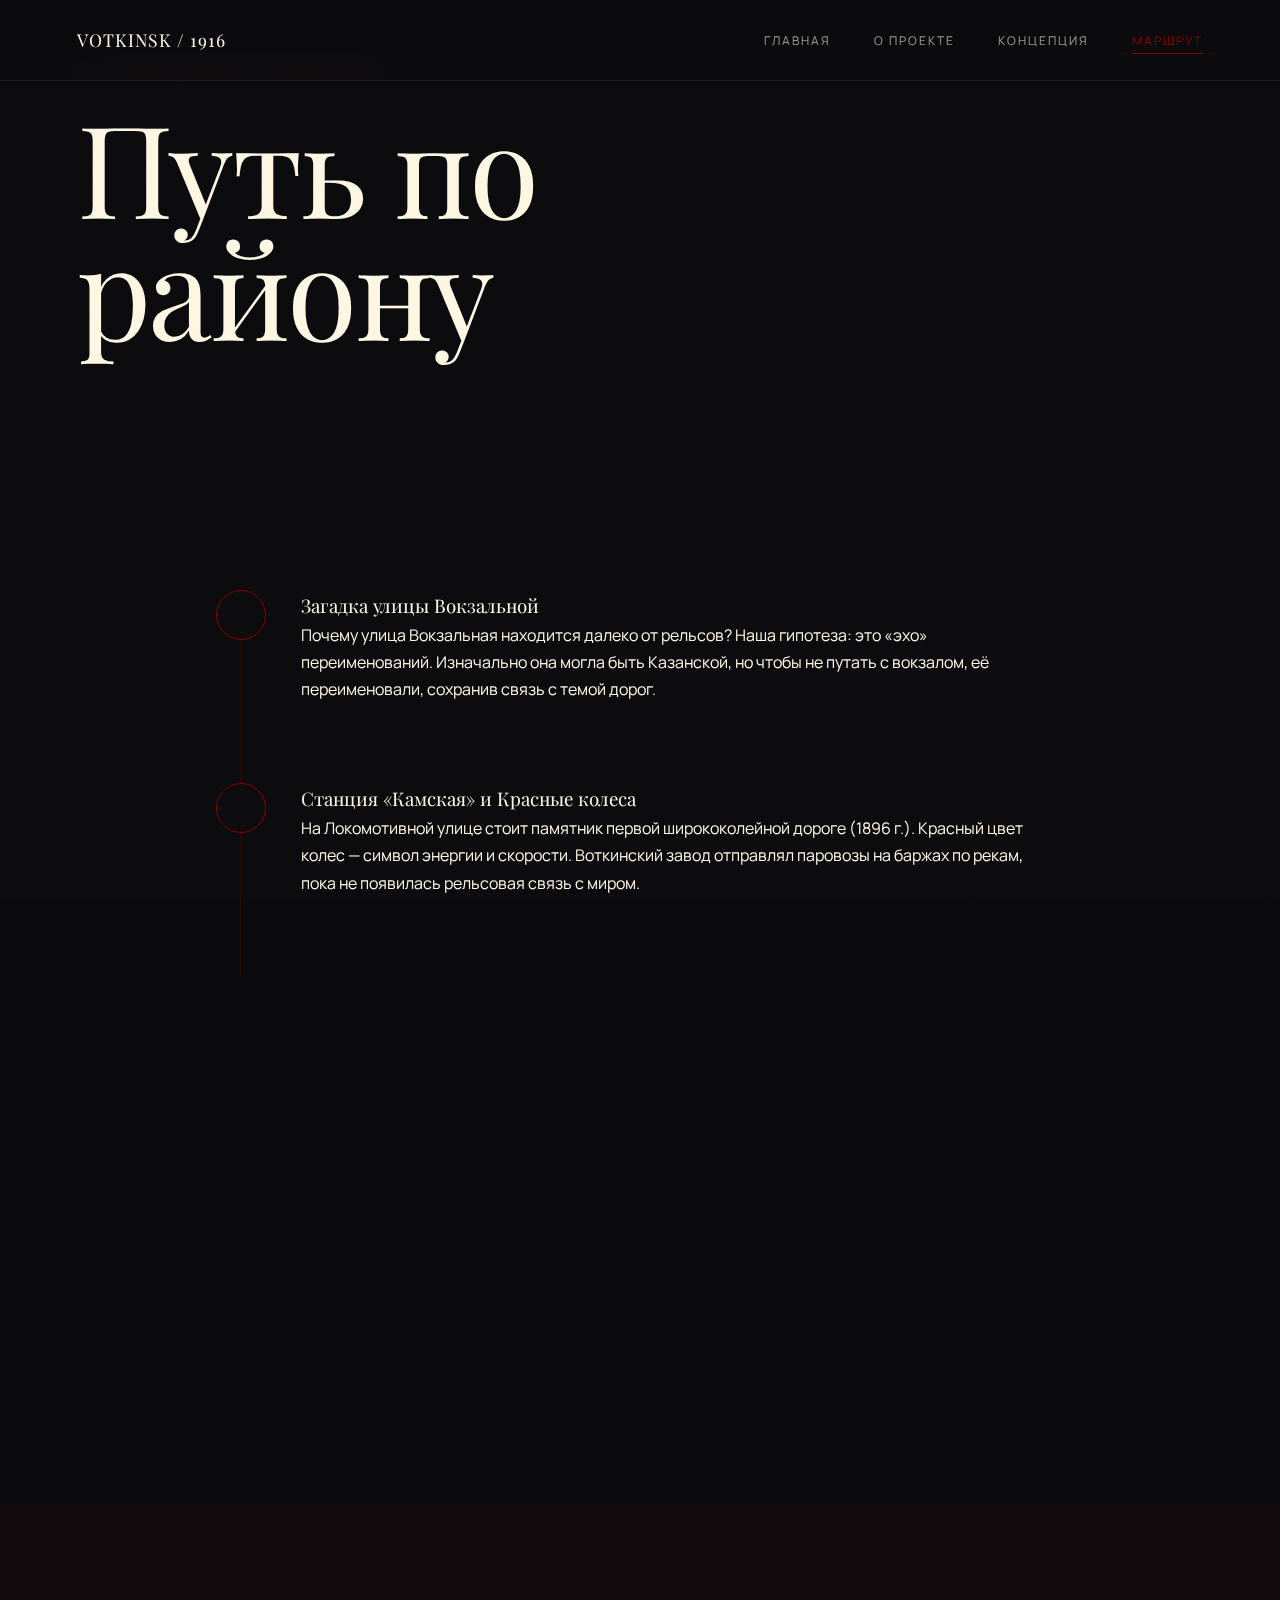
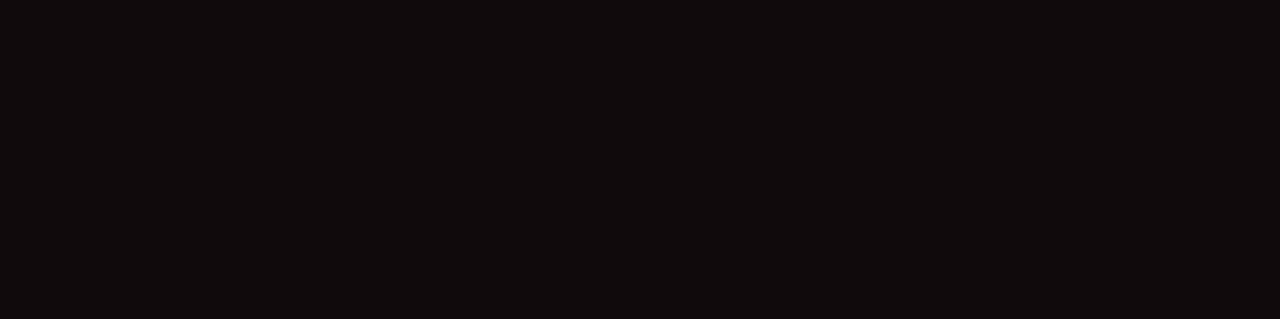
<file: route.html>
<!DOCTYPE html>
<html lang="ru">
<head>
    <meta charset="UTF-8">
    <title>Маршрут</title>
    <script src="https://storage.yandexcloud.net/s3-metaratings-storage/images/73/8e/738ead2494a172913d721604926bd288.png"></script>
    <link rel="stylesheet" href="css/style.css">
</head>
<body>
    <nav class="navbar">
        <div class="logo">VOTKINSK / 1916</div>
        <div class="nav-links">
            <a href="index.html">Главная</a>
            <a href="about.html">О проекте</a>
            <a href="concept.html">Концепция</a>
            <a href="route.html" class="active">Маршрут</a>
        </div>
    </nav>

    <header class="hero" style="height: 50vh;">
        <div class="hero-bg" style="background-image: url('https://storage.yandexcloud.net/s3-metaratings-storage/images/73/8e/738ead2494a172913d721604926bd288.png');"></div>
        <div class="hero-content">
            <span class="subtitle" data-animate>Навигация по смыслам</span>
            <h1 class="display-title" data-animate>Путь по району</h1>
        </div>
    </header>

    <section>
        <div class="timeline">
            <div class="timeline-step" data-animate>
                <div class="timeline-marker"><i class="ph ph-map-pin"></i></div>
                <h3>Загадка улицы Вокзальной</h3>
                <p>Почему улица Вокзальная находится далеко от рельсов? Наша гипотеза: это «эхо» переименований. Изначально она могла быть Казанской, но чтобы не путать с вокзалом, её переименовали, сохранив связь с темой дорог.</p>
            </div>
            <div class="timeline-step" data-animate class="delay-1">
                <div class="timeline-marker"><i class="ph ph-engine"></i></div>
                <h3>Станция «Камская» и Красные колеса</h3>
                <p>На Локомотивной улице стоит памятник первой ширококолейной дороге (1896 г.). Красный цвет колес — символ энергии и скорости. Воткинский завод отправлял паровозы на баржах по рекам, пока не появилась рельсовая связь с миром.</p>
            </div>
            <div class="timeline-step" data-animate class="delay-2">
                <div class="timeline-marker"><i class="ph ph-buildings"></i></div>
                <h3>Казанский вокзал (Станция Воткинск)</h3>
                <p>Центр района. Построен в рекордно короткие сроки — за месяц в 1915 году. Все мосты на Казанбургской магистрали были сделаны руками воткинских мастеров. Сейчас это тупиковая, но живая часть истории.</p>
            </div>
            <div class="timeline-step" data-animate class="delay-3">
                <div class="timeline-marker"><i class="ph ph-music-notes"></i></div>
                <h3>Дорога Чайковского</h3>
                <p>Семья фон Мекк — железнодорожных магнатов — была связана узами родства с семьей Чайковских. В 1941 году именно по этим рельсам в Воткинск вернулись бесценные рукописи композитора, спасаясь от войны.</p>
            </div>
        </div>
    </section>

    <section style="background: rgba(139, 0, 0, 0.05); text-align: center;">
        <h2 data-animate>Участвуйте в промо-акции</h2>
        <p data-animate class="delay-1" style="max-width: 600px; margin: 20px auto;">Откройте последнюю страницу нашего бумажного альбома и следуйте инструкции. Ваше путешествие только начинается!</p>
    </section>

    <script src="js/script.js"></script>
</body>
</html>
</file>
<file: css/style.css>
/* --- Подключение шрифтов и иконок --- */
@import url('https://fonts.googleapis.com/css2?family=Manrope:wght@300;400;500&family=Playfair+Display:ital,wght@0,400;0,600;1,400&display=swap');

:root {
    --bg-main: #0B0B0E;
    --text-cream: #FDF6E3;
    --text-muted: #aba8a0;
    --accent-red: #8B0000;
    --glass: rgba(11, 11, 14, 0.8);
    --easing-smooth: cubic-bezier(0.33, 1, 0.68, 1);
}

/* --- Базовые настройки и Текстура --- */
* { margin: 0; padding: 0; box-sizing: border-box; }

html { scroll-behavior: smooth; }

body {
    background-color: var(--bg-main);
    color: var(--text-cream);
    font-family: 'Manrope', sans-serif;
    line-height: 1.7;
    overflow-x: hidden;
}

/* Эффект пленочного зерна (Noise) */
body::before {
    content: ""; position: fixed; top: 0; left: 0; width: 100%; height: 100%;
    background-image: url("data:image/svg+xml,%3Csvg viewBox='0 0 200 200' xmlns='http://www.w3.org/2000/svg'%3E%3Cfilter id='n'%3E%3CfeTurbulence type='fractalNoise' baseFrequency='0.7' numOctaves='3' stitchTiles='stitch'/%3E%3C/filter%3E%3Crect width='100%25' height='100%25' filter='url(%23n)' opacity='0.05'/%3E%3C/svg%3E");
    pointer-events: none; z-index: 999; mix-blend-mode: overlay;
}

h1, h2, h3, h4 { font-family: 'Playfair Display', serif; font-weight: 400; }
a { text-decoration: none; color: inherit; transition: 0.4s var(--easing-smooth); }
section { padding: 140px 6vw; position: relative; z-index: 10; }

/* --- Типографика --- */
.display-title {
    font-size: clamp(3.5rem, 10vw, 8rem); /* Адаптивный огромный размер */
    line-height: 0.95; letter-spacing: -0.02em; margin-bottom: 40px;
}

.subtitle {
    display: inline-block; color: var(--accent-red); 
    font-family: 'Manrope', sans-serif; font-size: 0.85rem; 
    text-transform: uppercase; letter-spacing: 4px; margin-bottom: 20px;
    padding-left: 40px; position: relative;
}
/* Декоративная линия перед субтитрами */
.subtitle::before {
    content: ''; position: absolute; left: 0; top: 50%; 
    width: 30px; height: 1px; background: var(--accent-red);
}

/* --- Навигация (Glassmorphism) --- */
.navbar {
    position: fixed; top: 0; width: 100%; padding: 25px 6vw;
    display: flex; justify-content: space-between; align-items: center;
    z-index: 1000; background: var(--glass); backdrop-filter: blur(12px);
    border-bottom: 1px solid rgba(253, 246, 227, 0.08);
}

.logo { font-family: 'Playfair Display'; font-size: 1.1rem; letter-spacing: 1px; }

.nav-links a {
    margin-left: 40px; font-size: 0.75rem; text-transform: uppercase; 
    letter-spacing: 2px; opacity: 0.6; position: relative;
}

.nav-links a::after {
    content: ''; position: absolute; bottom: -5px; left: 0; width: 0; height: 1px;
    background: var(--accent-red); transition: 0.4s var(--easing-smooth);
}
.nav-links a:hover, .nav-links a.active { opacity: 1; color: var(--accent-red); }
.nav-links a:hover::after, .nav-links a.active::after { width: 100%; }

/* --- Hero Block (Parallax) --- */
.hero {
    height: 100vh; display: flex; align-items: center; padding: 0 6vw;
    position: relative; overflow: hidden;
}

.hero-bg {
    position: absolute; top: 0; left: 0; width: 100%; height: 105%;
    background-size: cover; background-position: center;
    opacity: 0.4; z-index: -1; will-change: transform;
    mask-image: linear-gradient(to bottom, black 60%, transparent 100%);
}

.hero-content { max-width: 900px; }
.hero-text { font-size: 1.2rem; color: var(--text-muted); max-width: 600px; }

/* --- Сетки и Карточки --- */
.grid { display: grid; grid-template-columns: repeat(auto-fit, minmax(320px, 1fr)); gap: 60px; margin-top: 80px; }

.card {
    position: relative; padding-bottom: 30px;
    border-bottom: 1px solid rgba(253, 246, 227, 0.1);
    transition: 0.6s var(--easing-smooth); group;
}

.card::after {
    content: ''; position: absolute; bottom: -1px; left: 0; width: 0; height: 2px;
    background: var(--accent-red); transition: 0.6s var(--easing-smooth);
}

.card:hover::after { width: 100%; }
.card:hover h3 { color: var(--accent-red); }

.card-img-wrap { height: 380px; overflow: hidden; margin-bottom: 30px; background: #1a1a1a; }
.card-img-wrap img {
    width: 100%; height: 100%; object-fit: cover;
    filter: grayscale(100%) contrast(120%); transition: 0.8s var(--easing-smooth);
}
.card:hover img { filter: grayscale(0%) contrast(100%); transform: scale(1.05); }

.card h3 { font-size: 1.8rem; margin-bottom: 15px; transition: 0.4s; }
.card p { color: var(--text-muted); }

/* --- Иконки и Описание (About/Concept) --- */
.icon-box { display: flex; gap: 30px; align-items: flex-start; }
.icon-wrap {
    font-size: 2.5rem; color: var(--accent-red);
    padding: 20px; border: 1px solid rgba(139, 0, 0, 0.3); border-radius: 50%;
}

/* --- Маршрут (Timeline) --- */
.timeline { max-width: 800px; margin-left: auto; margin-right: auto; }
.timeline-step {
    padding-left: 60px; padding-bottom: 80px;
    border-left: 1px solid rgba(139, 0, 0, 0.3); position: relative;
}
.timeline-marker {
    position: absolute; left: -25px; top: 0;
    width: 50px; height: 50px; background: var(--bg-main);
    border: 1px solid var(--accent-red); border-radius: 50%;
    display: flex; align-items: center; justify-content: center;
    color: var(--accent-red); font-size: 1.5rem;
}

/* --- Анимации появления (Staggered) --- */
/* Базовое состояние элемента до анимации */
[data-animate] {
    opacity: 0; transform: translateY(40px);
    transition: opacity 0.8s var(--easing-smooth), transform 0.8s var(--easing-smooth);
}
/* Активное состояние */
[data-animate].in-view { opacity: 1; transform: translateY(0); }

/* Задержки для каскадного эффекта */
.delay-1 { transition-delay: 0.1s; }
.delay-2 { transition-delay: 0.2s; }
.delay-3 { transition-delay: 0.3s; }
.delay-4 { transition-delay: 0.4s; }

/* Footer */
footer {
    padding: 80px 6vw; text-align: center;
    border-top: 1px solid rgba(253, 246, 227, 0.05);
}
.footer-brand { font-family: 'Playfair Display'; font-size: 4vw; opacity: 0.2; }

@media (max-width: 768px) {
    .navbar { padding: 20px; flex-direction: column; gap: 15px; background: var(--bg-main); }
    .nav-links a { margin: 0 10px; }
    .display-title { font-size: 3.5rem; }
}
</file>
